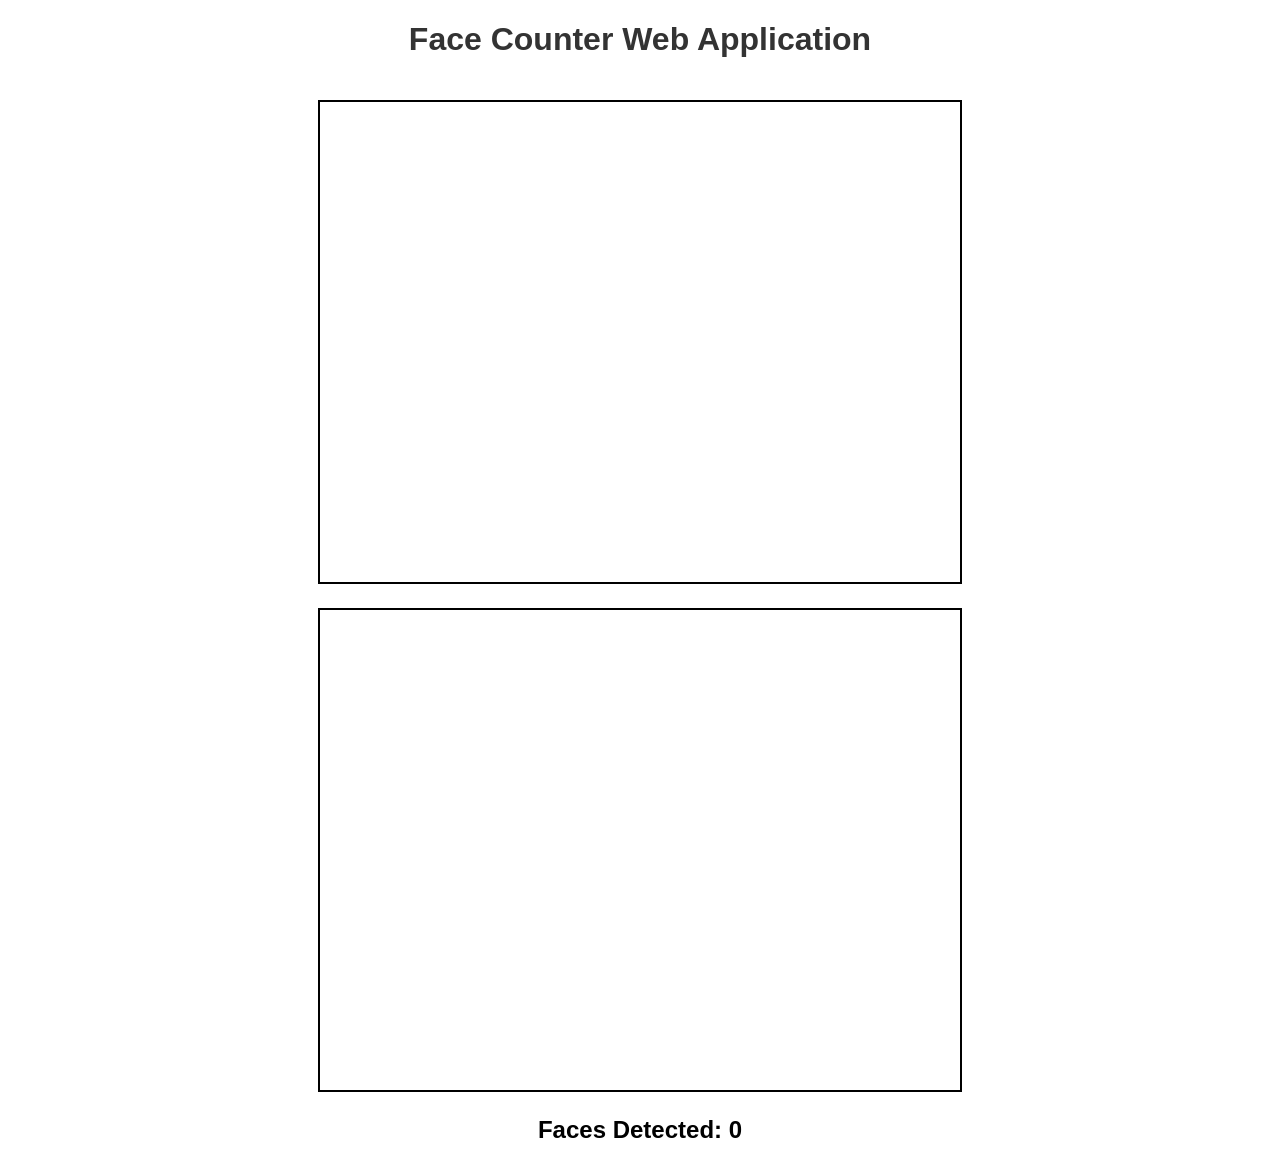
<file: face.html>
<!DOCTYPE html>
<html>
<head>
    <title>Face Counter Web App</title>
    <style>
        body {
            text-align: center;
            font-family: Arial, sans-serif;
        }
        video, canvas {
            border: 2px solid black;
            margin-top: 20px;
        }
        h1 {
            color: #333;
        }
    </style>
</head>
<body>
    <h1>Face Counter Web Application</h1>
    <video id="video" width="640" height="480" autoplay muted></video>
    <canvas id="canvas" width="640" height="480"></canvas>
    <h2 id="count">Faces Detected: 0</h2>

    <!-- OpenCV.js -->
    <script async src="https://docs.opencv.org/4.x/opencv.js" onload="onOpenCvReady();"></script>
    
    <script>
        let video = document.getElementById('video');
        let canvas = document.getElementById('canvas');
        let ctx = canvas.getContext('2d');
        let faceCascade;

        function onOpenCvReady() {
            // Load Haar Cascade for face detection
            let xhr = new XMLHttpRequest();
            xhr.open('GET', 'https://raw.githubusercontent.com/opencv/opencv/master/data/haarcascades/haarcascade_frontalface_default.xml', true);
            xhr.responseType = 'arraybuffer';
            xhr.onload = function() {
                let data = new Uint8Array(xhr.response);
                cv.FS_createDataFile('/', 'haarcascade_frontalface_default.xml', data, true, false, false);
                faceCascade = new cv.CascadeClassifier();
                faceCascade.load('haarcascade_frontalface_default.xml');
                startVideo();
            };
            xhr.send();
        }

        function startVideo() {
            navigator.mediaDevices.getUserMedia({ video: true })
                .then(stream => {
                    video.srcObject = stream;
                    video.play();
                    requestAnimationFrame(processVideo);
                })
                .catch(err => console.error(err));
        }

        function processVideo() {
            ctx.drawImage(video, 0, 0, canvas.width, canvas.height);
            let src = cv.imread(canvas);
            let gray = new cv.Mat();
            cv.cvtColor(src, gray, cv.COLOR_RGBA2GRAY);

            let faces = new cv.RectVector();
            let msize = new cv.Size(0, 0);
            faceCascade.detectMultiScale(gray, faces, 1.1, 3, 0, msize, msize);

            // Draw rectangles around faces
            for (let i = 0; i < faces.size(); i++) {
                let face = faces.get(i);
                cv.rectangle(src, new cv.Point(face.x, face.y), new cv.Point(face.x + face.width, face.y + face.height), [0, 255, 0, 255], 2);
            }

            document.getElementById('count').innerText = `Faces Detected: ${faces.size()}`;
            cv.imshow('canvas', src);

            src.delete();
            gray.delete();
            faces.delete();

            requestAnimationFrame(processVideo);
        }
    </script>
</body>
</html>
</file>
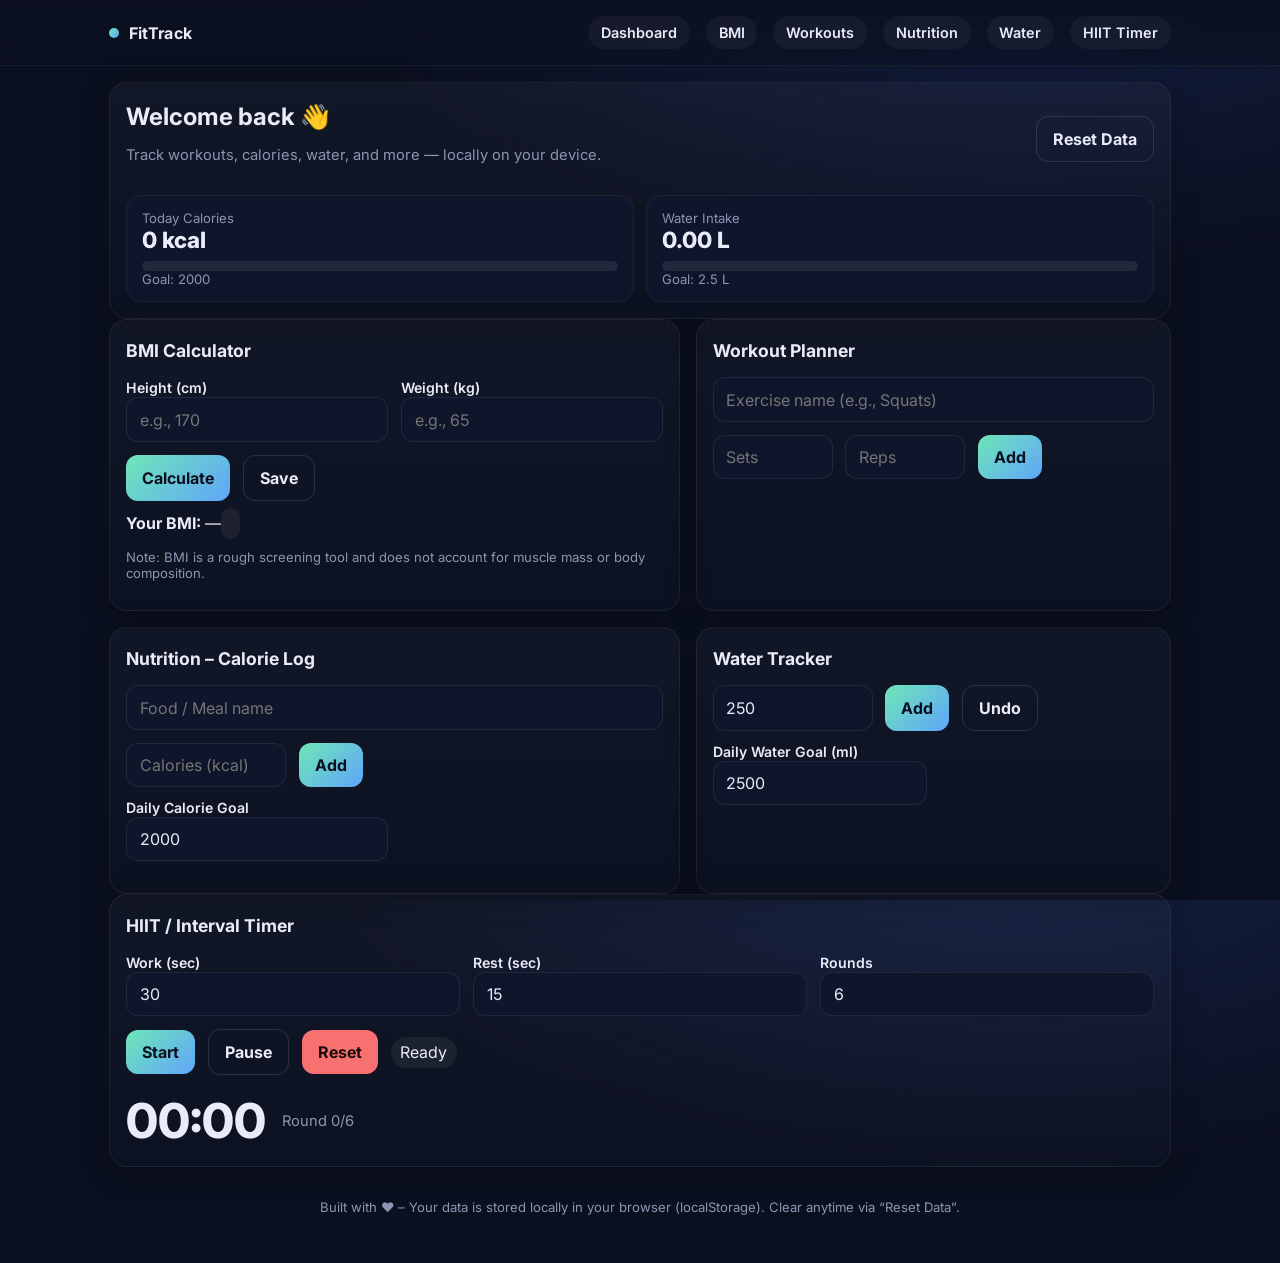
<file: fitness.html>
<!DOCTYPE html>
<html lang="en">
<head>
  <meta charset="UTF-8" />
  <meta name="viewport" content="width=device-width, initial-scale=1" />
  <title>FitTrack – Fitness Web App</title>
  <link rel="preconnect" href="https://fonts.googleapis.com">
  <link rel="preconnect" href="https://fonts.gstatic.com" crossorigin>
  <link href="https://fonts.googleapis.com/css2?family=Inter:wght@400;600;700&display=swap" rel="stylesheet">
  <style>
    :root{
      --bg: #0b1020; /* deep navy */
      --card: #151a2f; /* dark slate */
      --muted: #8c95b2; /* slate gray */
      --text: #e9ecf8; /* near-white */
      --accent: #6ee7b7; /* mint */
      --accent-2: #60a5fa; /* blue */
      --danger: #f87171; /* red */
      --ring: rgba(110, 231, 183, .35);
    }
    * { box-sizing: border-box }
    html, body { height: 100% }
    body{
      margin:0; font-family: Inter, system-ui, -apple-system, Segoe UI, Roboto, "Helvetica Neue", Arial, "Noto Sans", "Apple Color Emoji", "Segoe UI Emoji";
      background: radial-gradient(1200px 600px at 80% -10%, #142045 0%, transparent 60%), var(--bg);
      color: var(--text);
    }
    a { color: var(--accent-2); text-decoration: none }
    header{
      position: sticky; top: 0; z-index: 10;
      backdrop-filter: blur(8px);
      background: linear-gradient(180deg, rgba(11,16,32,0.9), rgba(11,16,32,0.6));
      border-bottom: 1px solid rgba(255,255,255,0.06);
    }
    .container{ max-width:1100px; margin:0 auto; padding: 1rem 1.2rem }
    .brand{ display:flex; align-items:center; gap:.6rem; font-weight:700; letter-spacing:.3px }
    .brand .dot{ width:10px; height:10px; border-radius:50%; background:linear-gradient(135deg,var(--accent),var(--accent-2)) }
    nav{ display:flex; gap:1rem; flex-wrap: wrap }
    nav a{ padding:.5rem .8rem; border-radius:999px; background: rgba(255,255,255,0.04); color:var(--text); font-weight:600; font-size:.9rem }
    nav a:hover{ box-shadow:0 0 0 3px var(--ring) inset }

    .grid{ display:grid; gap:1rem }
    @media(min-width: 900px){ .grid{ grid-template-columns: 1.2fr 1fr } }

    .card{ background: linear-gradient(180deg, rgba(255,255,255,0.03), rgba(255,255,255,0.01));
      border:1px solid rgba(255,255,255,0.06);
      border-radius: 18px; padding: 1rem; box-shadow: 0 4px 30px rgba(0,0,0,0.25) }
    .card h2{ margin:.25rem 0 1rem; font-size:1.1rem }
    .muted{ color: var(--muted); font-size:.92rem }
    .row{ display:flex; gap:.8rem; flex-wrap:wrap }
    input, select, button, textarea{ font: inherit }
    input, select{
      background:#0f152b; color:var(--text); border:1px solid rgba(255,255,255,0.08);
      border-radius: 12px; padding:.7rem .8rem; width:100%
    }
    label{ font-weight:600; font-size:.88rem }
    .btn{ border:0; border-radius: 12px; padding:.75rem 1rem; font-weight:700; cursor:pointer }
    .btn.primary{ background: linear-gradient(135deg,var(--accent), var(--accent-2)); color:#0b1020 }
    .btn.ghost{ background:transparent; border:1px solid rgba(255,255,255,0.12); color:var(--text) }
    .btn.danger{ background:var(--danger); color:#1a0b0b }

    .kpi{ display:grid; grid-template-columns: repeat(2,1fr); gap: .8rem }
    .kpi .tile{ background:#0f152b; border:1px solid rgba(255,255,255,0.06); border-radius:16px; padding: .9rem }
    .kpi .tile .value{ font-weight:800; font-size:1.4rem }

    .progress{
      height: 10px; border-radius: 999px; background: rgba(255,255,255,0.08); overflow:hidden
    }
    .progress > span{ display:block; height:100%; background: linear-gradient(90deg, var(--accent), var(--accent-2)); width:0% }

    .list{ display:flex; flex-direction:column; gap:.6rem; max-height: 240px; overflow:auto; padding-right:.25rem }
    .pill{ padding:.35rem .6rem; border-radius:999px; background:rgba(255,255,255,0.06) }
    .item{ display:flex; align-items:center; justify-content:space-between; gap:.6rem; background:#0f152b; border:1px solid rgba(255,255,255,0.06); padding:.6rem .8rem; border-radius: 12px }
    .item input[type="checkbox"]{ width:18px; height:18px }
    .small{ font-size:.82rem }

    .footer{ text-align:center; color:var(--muted); padding: 2rem 0 }
  </style>
</head>
<body>
  <header>
    <div class="container" style="display:flex; align-items:center; justify-content:space-between; gap:1rem">
      <div class="brand"><span class="dot"></span> FitTrack</div>
      <nav>
        <a href="#dashboard">Dashboard</a>
        <a href="#bmi">BMI</a>
        <a href="#workouts">Workouts</a>
        <a href="#nutrition">Nutrition</a>
        <a href="#water">Water</a>
        <a href="#timer">HIIT Timer</a>
      </nav>
    </div>
  </header>

  <main class="container">
    <section id="dashboard" class="card">
      <div class="row" style="align-items:center; justify-content:space-between; gap:1rem">
        <div>
          <h1 style="margin:.2rem 0 0">Welcome back 👋</h1>
          <p class="muted">Track workouts, calories, water, and more — locally on your device.</p>
        </div>
        <button class="btn ghost" id="resetAll">Reset Data</button>
      </div>
      <div class="kpi" style="margin-top:1rem">
        <div class="tile">
          <div class="muted small">Today Calories</div>
          <div class="value" id="kcalToday">0 kcal</div>
          <div class="progress" style="margin-top:.5rem"><span id="kcalBar"></span></div>
          <div class="small muted" id="kcalGoalText">Goal: 2000</div>
        </div>
        <div class="tile">
          <div class="muted small">Water Intake</div>
          <div class="value" id="waterToday">0 L</div>
          <div class="progress" style="margin-top:.5rem"><span id="waterBar"></span></div>
          <div class="small muted" id="waterGoalText">Goal: 2.5 L</div>
        </div>
      </div>
    </section>

    <div class="grid">
      <!-- Left column -->
      <section id="bmi" class="card">
        <h2>BMI Calculator</h2>
        <div class="row">
          <div style="flex:1">
            <label for="height">Height (cm)</label>
            <input id="height" type="number" placeholder="e.g., 170" min="50" max="260">
          </div>
          <div style="flex:1">
            <label for="weight">Weight (kg)</label>
            <input id="weight" type="number" placeholder="e.g., 65" min="10" max="400">
          </div>
        </div>
        <div class="row" style="margin-top:.8rem">
          <button class="btn primary" id="calcBMI">Calculate</button>
          <button class="btn ghost" id="saveBMI">Save</button>
        </div>
        <p style="margin-top:.8rem"><strong>Your BMI:</strong> <span id="bmiValue">—</span> <span class="pill" id="bmiCategory"></span></p>
        <p class="muted small">Note: BMI is a rough screening tool and does not account for muscle mass or body composition.</p>
      </section>

      <section id="workouts" class="card">
        <h2>Workout Planner</h2>
        <div class="row">
          <input id="wName" placeholder="Exercise name (e.g., Squats)">
          <input id="wSets" type="number" placeholder="Sets" min="1" style="max-width:120px">
          <input id="wReps" type="number" placeholder="Reps" min="1" style="max-width:120px">
          <button class="btn primary" id="addWorkout">Add</button>
        </div>
        <div class="list" id="workoutList" style="margin-top:1rem"></div>
      </section>

      <!-- Right column -->
      <section id="nutrition" class="card">
        <h2>Nutrition – Calorie Log</h2>
        <div class="row">
          <input id="mealName" placeholder="Food / Meal name">
          <input id="mealKcal" type="number" placeholder="Calories (kcal)" min="0" style="max-width:160px">
          <button class="btn primary" id="addMeal">Add</button>
        </div>
        <div class="row" style="margin-top:.6rem">
          <div style="flex:1">
            <label for="kcalGoal">Daily Calorie Goal</label>
            <input id="kcalGoal" type="number" min="500" value="2000">
          </div>
          <div style="flex:1"></div>
        </div>
        <div class="list" id="mealList" style="margin-top:1rem"></div>
      </section>

      <section id="water" class="card">
        <h2>Water Tracker</h2>
        <div class="row">
          <input id="waterAmount" type="number" placeholder="Amount (ml)" min="50" value="250" style="max-width:160px">
          <button class="btn primary" id="addWater">Add</button>
          <button class="btn ghost" id="undoWater">Undo</button>
        </div>
        <div class="row" style="margin-top:.6rem">
          <div style="flex:1">
            <label for="waterGoal">Daily Water Goal (ml)</label>
            <input id="waterGoal" type="number" min="500" value="2500">
          </div>
          <div style="flex:1"></div>
        </div>
        <div id="waterLog" class="list" style="margin-top:1rem"></div>
      </section>
    </div>

    <section id="timer" class="card">
      <h2>HIIT / Interval Timer</h2>
      <div class="row">
        <div style="flex:1">
          <label>Work (sec)</label>
          <input id="workSec" type="number" min="5" value="30">
        </div>
        <div style="flex:1">
          <label>Rest (sec)</label>
          <input id="restSec" type="number" min="5" value="15">
        </div>
        <div style="flex:1">
          <label>Rounds</label>
          <input id="rounds" type="number" min="1" value="6">
        </div>
      </div>
      <div class="row" style="align-items:center; margin-top:.8rem">
        <button class="btn primary" id="startTimer">Start</button>
        <button class="btn ghost" id="pauseTimer">Pause</button>
        <button class="btn danger" id="resetTimer">Reset</button>
        <div class="pill" id="timerState">Ready</div>
      </div>
      <div style="display:flex; align-items:center; gap:1rem; margin-top:1rem">
        <div style="font-size:3rem; font-weight:800" id="timerDisplay">00:00</div>
        <div class="muted">Round <span id="roundDisplay">0</span>/<span id="roundTotal">0</span></div>
      </div>
    </section>

    <section class="footer small">
      Built with ❤️ – Your data is stored locally in your browser (localStorage). Clear anytime via “Reset Data”.
    </section>
  </main>

  <script>
    // ===== Utilities & Storage =====
    const $ = (id)=>document.getElementById(id);
    const todayKey = ()=> new Date().toISOString().slice(0,10); // YYYY-MM-DD
    const store = {
      get(k, fallback){ try{ return JSON.parse(localStorage.getItem(k)) ?? fallback }catch{ return fallback } },
      set(k, v){ localStorage.setItem(k, JSON.stringify(v)) },
      del(k){ localStorage.removeItem(k) }
    };

    // ===== Dashboard KPIs =====
    function refreshKPIs(){
      const kcalGoal = parseInt($("kcalGoal").value||2000);
      const waterGoal = parseInt($("waterGoal").value||2500);
      const kcal = (store.get("kcal", {}))[todayKey()]?.reduce((a,m)=>a+(m.kcal||0),0) || 0;
      const water = (store.get("water", {}))[todayKey()]?.reduce((a,w)=>a+(w.ml||0),0) || 0;
      $("kcalToday").textContent = `${kcal} kcal`;
      $("waterToday").textContent = `${(water/1000).toFixed(2)} L`;
      $("kcalGoalText").textContent = `Goal: ${kcalGoal}`;
      $("waterGoalText").textContent = `Goal: ${(waterGoal/1000)} L`;
      $("kcalBar").style.width = Math.min(100, (kcal/kcalGoal*100)||0) + "%";
      $("waterBar").style.width = Math.min(100, (water/waterGoal*100)||0) + "%";
    }

    // ===== BMI =====
    function computeBMI(hCm, wKg){
      const hM = hCm/100; if(!hM||!wKg) return null; const bmi = wKg/(hM*hM);
      let cat = "";
      if(bmi<18.5) cat = "Underweight"; else if(bmi<25) cat = "Normal"; else if(bmi<30) cat="Overweight"; else cat="Obesity";
      return { bmi: +bmi.toFixed(1), cat };
    }
    $("calcBMI").addEventListener("click", ()=>{
      const h = parseFloat($("height").value); const w = parseFloat($("weight").value);
      const r = computeBMI(h,w); if(!r){ alert("Enter valid height & weight"); return }
      $("bmiValue").textContent = r.bmi; $("bmiCategory").textContent = r.cat;
    });
    $("saveBMI").addEventListener("click", ()=>{
      const h = parseFloat($("height").value); const w = parseFloat($("weight").value);
      const r = computeBMI(h,w); if(!r){ alert("Calculate BMI first"); return }
      store.set("bmi", { ...r, height:h, weight:w, date: todayKey() });
      alert("BMI saved for today");
    });

    // ===== Workouts =====
    function renderWorkouts(){
      const list = store.get("workouts", []);
      const el = $("workoutList"); el.innerHTML = "";
      list.forEach((w, idx)=>{
        const div = document.createElement("div"); div.className = "item";
        const left = document.createElement("div"); left.style.flex = 1;
        left.innerHTML = `<strong>${w.name}</strong><div class="muted small">${w.sets} × ${w.reps}</div>`;
        const right = document.createElement("div"); right.className = "row";
        const cb = document.createElement("input"); cb.type = "checkbox"; cb.checked = !!w.done; cb.addEventListener("change",()=>{ list[idx].done = cb.checked; store.set("workouts", list); });
        const del = document.createElement("button"); del.className = "btn danger small"; del.textContent = "Delete"; del.addEventListener("click",()=>{ list.splice(idx,1); store.set("workouts", list); renderWorkouts(); });
        right.append(cb, del);
        div.append(left, right); el.append(div);
      })
    }
    $("addWorkout").addEventListener("click", ()=>{
      const name = $("wName").value.trim();
      const sets = parseInt($("wSets").value||"0");
      const reps = parseInt($("wReps").value||"0");
      if(!name||!sets||!reps) return alert("Fill exercise, sets & reps");
      const list = store.get("workouts", []);
      list.push({ name, sets, reps, done:false }); store.set("workouts", list);
      $("wName").value = ""; $("wSets").value = ""; $("wReps").value = "";
      renderWorkouts();
    });

    // ===== Nutrition =====
    function renderMeals(){
      const data = store.get("kcal", {});
      const list = data[todayKey()]||[];
      const el = $("mealList"); el.innerHTML="";
      let total = 0;
      list.forEach((m, idx)=>{
        total += m.kcal||0;
        const row = document.createElement("div"); row.className="item";
        row.innerHTML = `<div style="flex:1"><strong>${m.name}</strong><div class="muted small">${m.kcal} kcal</div></div>`;
        const del = document.createElement("button"); del.className="btn danger small"; del.textContent="Delete"; del.addEventListener("click",()=>{
          list.splice(idx,1); data[todayKey()] = list; store.set("kcal", data); renderMeals(); refreshKPIs();
        });
        row.append(del); el.append(row);
      });
      $("kcalToday").textContent = `${total} kcal`;
      $("kcalBar").style.width = Math.min(100, (total/parseInt($("kcalGoal").value||2000)*100)||0) + "%";
    }
    $("addMeal").addEventListener("click", ()=>{
      const name = $("mealName").value.trim();
      const kcal = parseInt($("mealKcal").value||"0");
      if(!name||!kcal) return alert("Enter meal name & calories");
      const data = store.get("kcal", {});
      const list = data[todayKey()]||[]; list.push({ name, kcal });
      data[todayKey()] = list; store.set("kcal", data);
      $("mealName").value=""; $("mealKcal").value=""; renderMeals(); refreshKPIs();
    });
    $("kcalGoal").addEventListener("input", refreshKPIs);

    // ===== Water =====
    function renderWater(){
      const data = store.get("water", {}); const list = data[todayKey()]||[];
      const el = $("waterLog"); el.innerHTML = "";
      let total = 0; list.forEach((w, idx)=>{
        total += w.ml||0;
        const row = document.createElement("div"); row.className="item";
        row.innerHTML = `<div style="flex:1"><strong>${w.ml} ml</strong><div class="muted small">${new Date(w.time).toLocaleTimeString()}</div></div>`;
        const del = document.createElement("button"); del.className="btn danger small"; del.textContent="Delete"; del.addEventListener("click",()=>{
          list.splice(idx,1); data[todayKey()] = list; store.set("water", data); renderWater(); refreshKPIs();
        });
        row.append(del); el.append(row);
      });
      $("waterToday").textContent = `${(total/1000).toFixed(2)} L`;
      $("waterBar").style.width = Math.min(100, (total/parseInt($("waterGoal").value||2500)*100)||0) + "%";
    }
    $("addWater").addEventListener("click", ()=>{
      const ml = parseInt($("waterAmount").value||"0"); if(!ml) return alert("Enter amount in ml");
      const data = store.get("water", {}); const list = data[todayKey()]||[];
      list.push({ ml, time: Date.now() }); data[todayKey()] = list; store.set("water", data);
      renderWater(); refreshKPIs();
    });
    $("undoWater").addEventListener("click", ()=>{
      const data = store.get("water", {}); const list = data[todayKey()]||[]; list.pop();
      data[todayKey()] = list; store.set("water", data); renderWater(); refreshKPIs();
    });
    $("waterGoal").addEventListener("input", refreshKPIs);

    // ===== Timer =====
    let tInt=null, mode="idle", timeLeft=0, work=30, rest=15, rounds=6, roundNow=0;
    function fmt(n){ n = Math.max(0, Math.floor(n)); const m = String(Math.floor(n/60)).padStart(2,'0'); const s = String(n%60).padStart(2,'0'); return `${m}:${s}` }
    function updateTimerUI(){
      $("timerDisplay").textContent = fmt(timeLeft);
      $("timerState").textContent = mode === 'work' ? 'WORK' : mode === 'rest' ? 'REST' : 'Ready';
      $("roundDisplay").textContent = roundNow; $("roundTotal").textContent = rounds;
      document.title = `${$("timerDisplay").textContent} • FitTrack`;
    }
    function startPhase(newMode){ mode=newMode; timeLeft = (mode==='work'?work:rest); updateTimerUI(); }
    function tick(){
      if(timeLeft>0){ timeLeft--; updateTimerUI(); return }
      if(mode==='work'){ startPhase('rest'); }
      else if(mode==='rest'){
        roundNow++; if(roundNow>rounds){ clearInterval(tInt); tInt=null; mode='idle'; updateTimerUI(); alert('Workout complete!'); return }
        startPhase('work');
      }
    }
    $("startTimer").addEventListener("click", ()=>{
      work = parseInt($("workSec").value||30); rest = parseInt($("restSec").value||15); rounds = parseInt($("rounds").value||6);
      if(tInt) clearInterval(tInt); roundNow = 1; startPhase('work');
      tInt = setInterval(tick, 1000);
    });
    $("pauseTimer").addEventListener("click", ()=>{ if(!tInt) return; clearInterval(tInt); tInt=null; });
    $("resetTimer").addEventListener("click", ()=>{ if(tInt) clearInterval(tInt); tInt=null; mode='idle'; timeLeft=0; roundNow=0; updateTimerUI(); });

    // ===== Reset All =====
    $("resetAll").addEventListener("click", ()=>{
      if(!confirm('This will clear all local data (workouts, meals, water, BMI). Continue?')) return;
      ["workouts","kcal","water","bmi"].forEach(k=>store.del(k));
      renderWorkouts(); renderMeals(); renderWater(); refreshKPIs(); $("bmiValue").textContent='—'; $("bmiCategory").textContent='';
    });

    // ===== Initial Boot =====
    (function init(){
      // Load saved BMI to inputs (if exists)
      const b = store.get("bmi", null); if(b){ $("height").value = b.height; $("weight").value = b.weight; $("bmiValue").textContent = b.bmi; $("bmiCategory").textContent = b.cat }
      renderWorkouts(); renderMeals(); renderWater(); refreshKPIs(); updateTimerUI();
    })();
  </script>
</body>
</html>
</file>
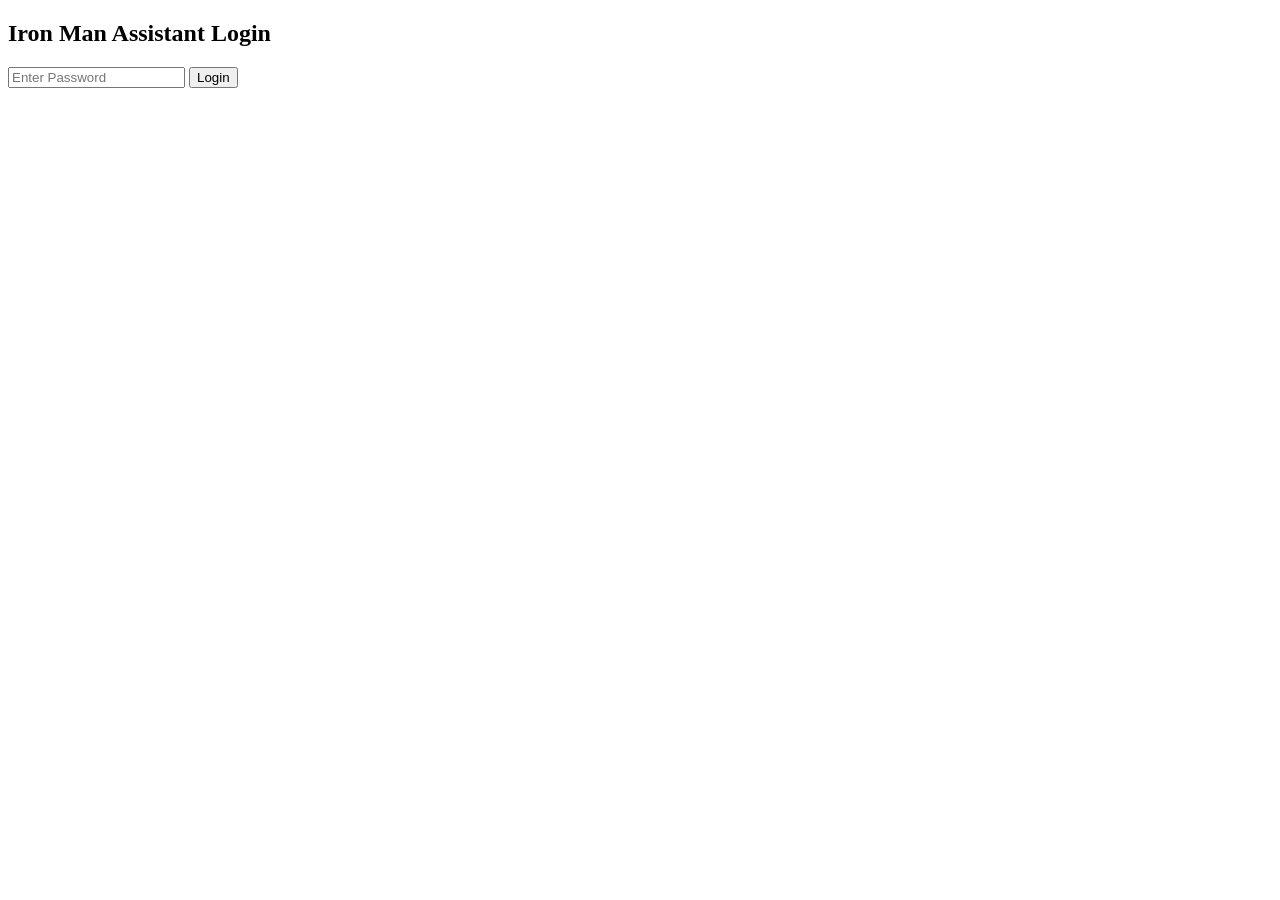
<file: login.html>
<!DOCTYPE html>
<html>
<head>
    <title>Iron Man Assistant Login</title>
</head>
<body>
    <h2>Iron Man Assistant Login</h2>
    <form id="loginForm">
        <input type="password" id="password" placeholder="Enter Password">
        <button type="submit">Login</button>
    </form>
    <p id="message"></p>

    <script>
        const correctPassword = "stark123"; // Meeku kavalsina password ikkada petti

        document.getElementById("loginForm").addEventListener("submit", function(e) {
            e.preventDefault(); // Prevent page reload

            const enteredPassword = document.getElementById("password").value;
            const message = document.getElementById("message");

            if (enteredPassword === correctPassword) {
                message.textContent = "Login successful!";

                // Speak "Hello Spidey"
                const utterance = new SpeechSynthesisUtterance("Hello Spidey");

                // Try to pick a female voice (if available)
                const voices = window.speechSynthesis.getVoices();
                const femaleVoice = voices.find(voice => voice.name.toLowerCase().includes("female") || voice.name.toLowerCase().includes("woman") || voice.name.toLowerCase().includes("zira"));
                if (femaleVoice) {
                    utterance.voice = femaleVoice;
                }

                speechSynthesis.speak(utterance);
            } else {
                message.textContent = "Wrong password!";
            }
        });

        // Fix for some browsers where voices don't load immediately
        window.speechSynthesis.onvoiceschanged = () => {};
    </script>
</body>
</html>
</file>
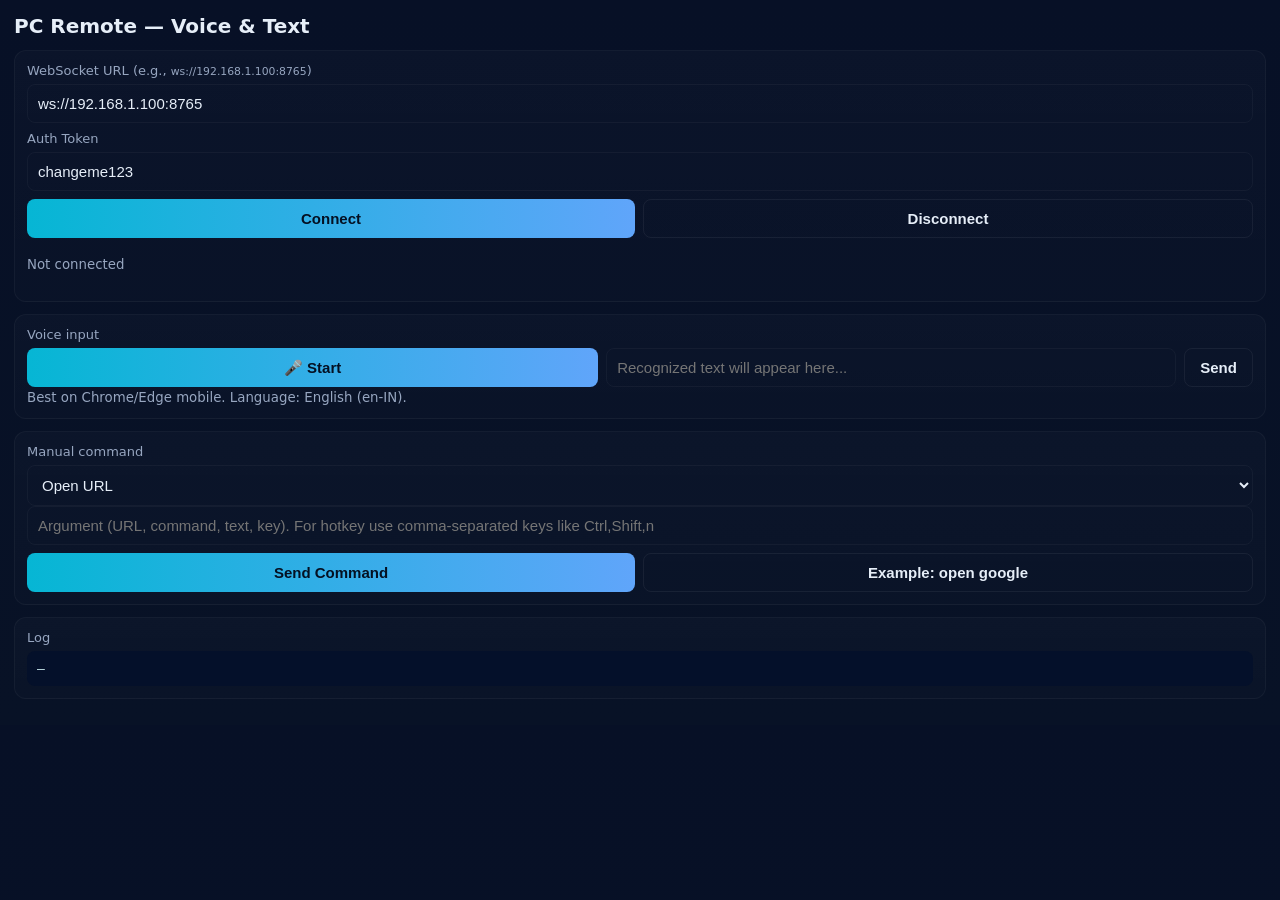
<file: pc-control.html>
<!doctype html>
<html lang="en">
<head>
<meta charset="utf-8"/>
<meta name="viewport" content="width=device-width,initial-scale=1"/>
<title>PC Remote — Voice & Text (HTML)</title>
<style>
  :root{ --bg:#0b1220; --card:#0f1724; --accent:#06b6d4; --muted:#97a6c0; --text:#e6eef8 }
  body{ margin:0; font-family:Inter,system-ui,Arial; background:linear-gradient(180deg,#071026,#081226); color:var(--text); padding:14px }
  h1{ font-size:20px; margin:0 0 12px 0 }
  .card{ background:linear-gradient(180deg, rgba(255,255,255,0.02), rgba(255,255,255,0.01)); border:1px solid rgba(255,255,255,0.04); padding:12px; border-radius:12px; margin-bottom:12px }
  label{ display:block; font-size:13px; color:var(--muted); margin-bottom:6px }
  input, select, button, textarea { width:100%; padding:10px; border-radius:8px; border:1px solid rgba(255,255,255,0.04); background:transparent; color:var(--text); font-size:15px; box-sizing:border-box }
  .row{ display:flex; gap:8px }
  .col{ flex:1 }
  .btn{ background:linear-gradient(90deg,var(--accent),#60a5fa); border:0; color:#041022; font-weight:700; cursor:pointer; padding:10px 12px; border-radius:8px }
  .btn.secondary{ background:transparent; border:1px solid rgba(255,255,255,0.06); color:var(--text); font-weight:600 }
  pre{ background:#04102a; padding:10px; border-radius:8px; max-height:220px; overflow:auto; color:#cfeff3; margin:0; font-size:13px }
  small{ color:var(--muted) }
</style>
</head>
<body>
  <h1>PC Remote — Voice & Text</h1>

  <div class="card">
    <label>WebSocket URL (e.g., <small>ws://192.168.1.100:8765</small>)</label>
    <input id="wsUrl" value="ws://192.168.1.100:8765" />
    <label style="margin-top:8px">Auth Token</label>
    <input id="token" value="changeme123" />
    <div style="margin-top:8px" class="row">
      <button id="connect" class="btn col">Connect</button>
      <button id="disconnect" class="btn secondary col">Disconnect</button>
    </div>
    <p id="status"><small style="color:var(--muted)">Not connected</small></p>
  </div>

  <div class="card">
    <label>Voice input</label>
    <div style="display:flex; gap:8px;">
      <button id="micBtn" class="btn">🎤 Start</button>
      <input id="voiceText" placeholder="Recognized text will appear here..." />
      <button id="sendVoice" class="btn secondary" style="width:120px">Send</button>
    </div>
    <small>Best on Chrome/Edge mobile. Language: English (en-IN).</small>
  </div>

  <div class="card">
    <label>Manual command</label>
    <select id="action">
      <option value="open_url">Open URL</option>
      <option value="run">Run command</option>
      <option value="type">Type text</option>
      <option value="press">Press key</option>
      <option value="hotkey">Hotkey combo</option>
      <option value="speak">Speak (TTS)</option>
      <option value="click">Mouse click</option>
    </select>
    <input id="arg" placeholder="Argument (URL, command, text, key). For hotkey use comma-separated keys like Ctrl,Shift,n" />
    <div style="display:flex; gap:8px; margin-top:8px;">
      <button id="sendCmd" class="btn col">Send Command</button>
      <button id="testOpen" class="btn secondary col">Example: open google</button>
    </div>
  </div>

  <div class="card">
    <label>Log</label>
    <pre id="log">—</pre>
  </div>

<script>
const logEl = document.getElementById('log');
function log(...args){
  const t = new Date().toLocaleTimeString();
  logEl.textContent = (logEl.textContent === '—' ? '' : logEl.textContent + '\n') + t + ' • ' + args.join(' ');
  logEl.scrollTop = logEl.scrollHeight;
}

let ws = null;
const status = document.getElementById('status');

document.getElementById('connect').onclick = () => {
  const url = document.getElementById('wsUrl').value.trim();
  const token = document.getElementById('token').value.trim();
  if(!url || !token) return alert('Enter WebSocket URL and token');
  try {
    ws = new WebSocket(url);
    ws.onopen = () => {
      status.innerHTML = '<small style="color:#8ee7c3">Connected — sending auth...</small>';
      log('Connected to', url);
      ws.send(JSON.stringify({ token }));
    };
    ws.onmessage = (ev) => {
      try { const d = JSON.parse(ev.data); log('←', JSON.stringify(d)); }
      catch { log('←', ev.data); }
      // show auth ok
      try {
        const parsed = JSON.parse(ev.data);
        if(parsed.ok && parsed.msg === 'auth ok') status.innerHTML = '<small style="color:#8ee7c3">Authenticated</small>';
        else if(parsed.ok === false && parsed.error) status.innerHTML = '<small style="color:#fda4af">Error: '+parsed.error+'</small>';
      } catch(e){}
    };
    ws.onclose = () => { status.innerHTML = '<small style="color:var(--muted)">Disconnected</small>'; log('Disconnected'); };
    ws.onerror = (e) => { log('WebSocket error', e); status.innerHTML = '<small style="color:#fca5a5">Socket error</small>'; };
  } catch(err){ alert(err); }
};

document.getElementById('disconnect').onclick = () => {
  if(ws) ws.close();
  ws = null;
  status.innerHTML = '<small style="color:var(--muted)">Disconnected</small>';
};

document.getElementById('sendCmd').onclick = () => {
  if(!ws || ws.readyState !== 1) return alert('Not connected');
  const action = document.getElementById('action').value;
  const raw = document.getElementById('arg').value.trim();
  let args = {};
  if(action === 'open_url') args = { url: raw };
  else if(action === 'run') args = { cmd: raw };
  else if(action === 'type') args = { text: raw };
  else if(action === 'press') args = { key: raw };
  else if(action === 'hotkey') args = { keys: raw.split(',').map(s=>s.trim()).filter(Boolean) };
  else if(action === 'speak') args = { text: raw };
  else if(action === 'click') args = { x: null, y: null };
  const msg = { action, args };
  ws.send(JSON.stringify(msg));
  log('→', JSON.stringify(msg));
};

document.getElementById('testOpen').onclick = () => {
  document.getElementById('action').value = 'open_url';
  document.getElementById('arg').value = 'https://google.com';
};

// Voice recognition
let recognition = null;
const micBtn = document.getElementById('micBtn');
if(('webkitSpeechRecognition' in window) || ('SpeechRecognition' in window)){
  const SR = window.SpeechRecognition || window.webkitSpeechRecognition;
  recognition = new SR();
  recognition.lang = 'en-IN';
  recognition.interimResults = false;
  recognition.maxAlternatives = 1;
  recognition.onresult = (ev) => {
    const text = ev.results[0][0].transcript;
    document.getElementById('voiceText').value = text;
    log('Voice recognized:', text);
  };
  recognition.onend = ()=> micBtn.textContent = '🎤 Start';
  recognition.onerror = (e)=> { log('Recognition error', e.error); micBtn.textContent = '🎤 Start'; };
} else {
  micBtn.disabled = true;
  micBtn.textContent = 'No Speech API';
}

micBtn.onclick = () => {
  if(!recognition) return;
  try { recognition.start(); micBtn.textContent = 'Listening...'; }
  catch(e){ log('rec start fail', e); micBtn.textContent='🎤 Start'; }
};

document.getElementById('sendVoice').onclick = () => {
  const text = document.getElementById('voiceText').value.trim();
  if(!text) return;
  if(!ws || ws.readyState !== 1) return alert('Not connected');
  const lc = text.toLowerCase();
  // basic mapping rules
  if(lc.startsWith('open ')){
    const url = text.split(' ').slice(1).join(' ');
    ws.send(JSON.stringify({ action:'open_url', args:{ url } }));
    log('→ (voice) open_url', url);
  } else if(lc.startsWith('run ')){
    const cmd = text.split(' ').slice(1).join(' ');
    ws.send(JSON.stringify({ action:'run', args:{ cmd } }));
    log('→ (voice) run', cmd);
  } else if(lc.includes('press ') || lc.includes('press')) {
    // example: "press enter" -> key: enter
    const parts = lc.split('press');
    const key = parts[1]?.trim() || lc;
    ws.send(JSON.stringify({ action:'press', args:{ key: key } }));
    log('→ (voice) press', key);
  } else {
    // default: type the text
    ws.send(JSON.stringify({ action:'type', args:{ text } }));
    log('→ (voice) type', text);
  }
};
</script>
</body>
</html>
</file>
